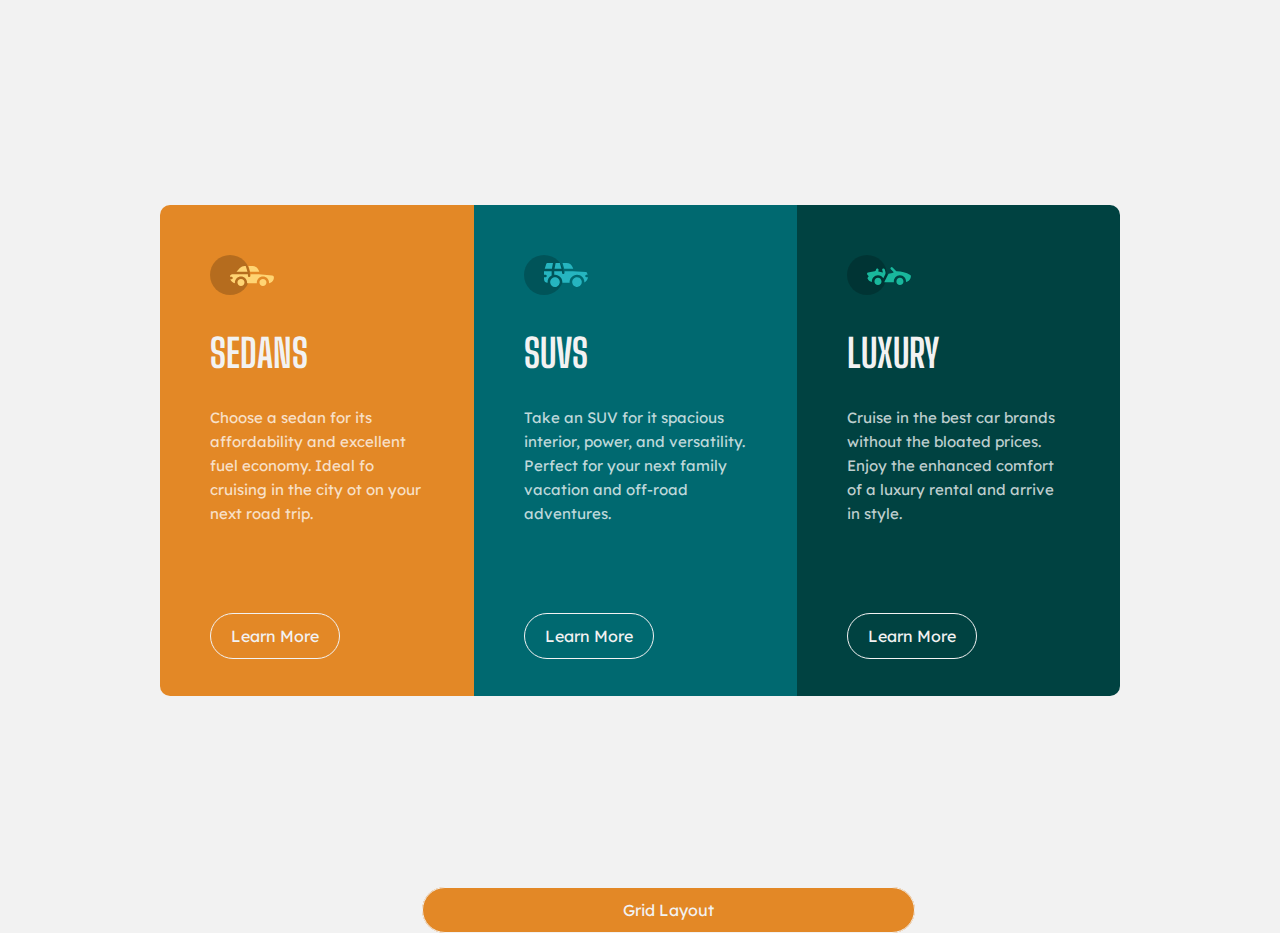
<file: index.html>
<!DOCTYPE html>
<html lang="en">
  <head>
    <meta charset="UTF-8" />
    <meta http-equiv="X-UA-Compatible" content="IE=edge" />
    <meta name="viewport" content="width=device-width, initial-scale=1.0" />
    <title>Document</title>
    <link rel="preconnect" href="https://fonts.googleapis.com" />
    <link rel="preconnect" href="https://fonts.gstatic.com" crossorigin />
    <link
      href="https://fonts.googleapis.com/css2?family=Big+Shoulders+Display:wght@700&family=Lexend+Deca&display=swap"
      rel="stylesheet"
    />
    <link rel="stylesheet" href="./css/flex.css" type="text/css" />
    <link rel="icon" type="image/x-icon" href="/images/favicon-32x32.png" />
  </head>
  <body>
    <main>
      <section id="left">
        <img src="./images/icon-sedans.svg" alt="Sedans" />
        <h1>SEDANS</h1>
        <p>
          Choose a sedan for its affordability and excellent fuel economy. Ideal
          fo cruising in the city ot on your next road trip.
        </p>
        <a href="#" class="learn-more">Learn More</a>
      </section>
      <section id="middle">
        <img src="./images/icon-suvs.svg" alt="Suvs" />
        <h1>SUVS</h1>
        <p>
          Take an SUV for it spacious interior, power, and versatility. Perfect
          for your next family vacation and off-road adventures.
        </p>
        <a href="#" class="learn-more">Learn More</a>
      </section>
      <section id="right">
        <img src="./images/icon-luxury.svg" alt="luxury" />
        <h1>LUXURY</h1>
        <p>
          Cruise in the best car brands without the bloated prices. Enjoy the
          enhanced comfort of a luxury rental and arrive in style.
        </p>
        <a href="#" class="learn-more">Learn More</a>
      </section>
    </main>
    <div>
      <a href="./grid.html" class="grid">Grid Layout</a>
    </div>
  </body>
</html>
</file>
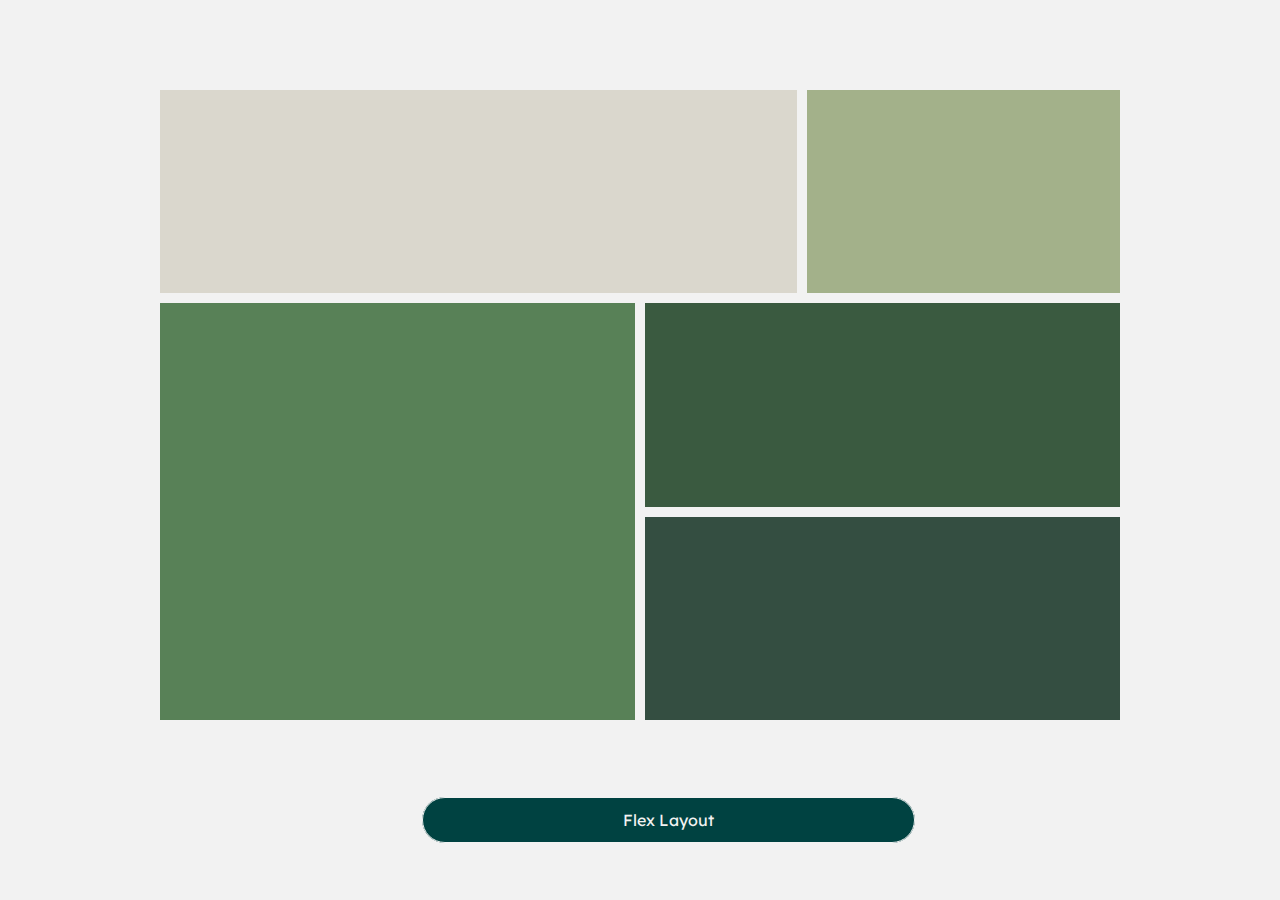
<file: grid.html>
<!DOCTYPE html>
<html lang="en">
  <head>
    <meta charset="UTF-8" />
    <meta http-equiv="X-UA-Compatible" content="IE=edge" />
    <meta name="viewport" content="width=device-width, initial-scale=1.0" />
    <title>Document</title>
    <link rel="preconnect" href="https://fonts.googleapis.com" />
    <link rel="preconnect" href="https://fonts.gstatic.com" crossorigin />
    <link
      href="https://fonts.googleapis.com/css2?family=Big+Shoulders+Display:wght@700&family=Lexend+Deca&display=swap"
      rel="stylesheet"
    />
    <link rel="stylesheet" href="./css/grid.css" type="text/css" />
    <link rel="icon" type="image/x-icon" href="/images/favicon-32x32.png" />
  </head>
  <body>
    <div class="grid-container">
      <div class="a"></div>
      <div class="b"></div>
      <div class="c"></div>
      <div class="d box-top"></div>
      <div class="e box-down"></div>
    </div>
    <div>
      <a href="./index.html" class="flex">Flex Layout</a>
    </div>
  </body>
</html>
</file>
<file: css/flex.css>
/* CSS Document */

* {
    box-sizing: border-box;
}

body {
    background-color: hsl(0, 0%, 95%);
    font-family: "Big Shoulders Display", cursive;
    font-family: "Lexend Deca", sans-serif;
    /* max-width: 1440px; */
}

/* CSS Body */

* {
    margin: 0;
    padding: 0;
}

/* CSS Body */

main {
    max-width: 60em;
    margin: auto;
    display: flex;
    flex-flow: row nowrap;
    height: 100vh;
    justify-content: center;
    align-items: center;
}

/* CSS Typography */

h1,
a {
    color: hsl(0, 0%, 95%);
}

p {
    color: hsla(0, 0%, 100%, 0.75);
    font-size: 15px;
    font-weight: 400;
}

/* CSS Section */

section {
    padding: 50px;
    background-color: rebeccapurple;
}

section>h1 {
    margin: 30px 0;
    padding: 0;
    font-family: "Big Shoulders Display", cursive;
    font-weight: 700;
    font-size: 2.45em;
}

section>p {
    line-height: 24px;
    margin-bottom: 100px;
}

a {
    margin: 0;
    text-decoration: none;
    padding: 12px 20px 12px 20px;
    border: 1.5px solid hsl(0, 0%, 95%);
    border-radius: 50px;
}

#left {
    background-color: hsl(31, 77%, 52%);
    /* border: 0px solid hsl(0, 0%, 95%); */
    border-top-left-radius: 10px;
    border-bottom-left-radius: 10px;
}

#middle {
    background-color: hsl(184, 100%, 22%);
}

#right {
    background-color: hsl(179, 100%, 13%);
    /* border: 0px solid hsl(0, 0%, 95%); */
    border-top-right-radius: 10px;
    border-bottom-right-radius: 10px;
}

#left>a:hover {
    background-color: hsl(0, 0%, 95%);
    color: hsl(31, 77%, 52%);
}

#middle>a:hover {
    background-color: hsl(0, 0%, 95%);
    color: hsl(184, 100%, 22%);
}

#right>a:hover {
    background-color: hsl(0, 0%, 95%);
    color: hsl(179, 100%, 13%);
}

.grid {
    background-color: hsl(31, 77%, 52%);
    padding: 12px 200px;
    margin-left: 33%;
}

.grid:hover {
    background-color: hsl(184, 100%, 22%);
}
</file>
<file: css/grid.css>
/* CSS Document */

/* * {
    box-sizing: border-box;
} */

body {
    background-color: hsl(0, 0%, 95%);
    font-family: 'Big Shoulders Display', cursive;
    font-family: 'Lexend Deca', sans-serif;
    /* max-width: 1440px; */
}

/* CSS Body */

* {
    margin: 0;
    padding: 0;
}

/* CSS Grid */

.grid-container {
    display: grid;
    gap: 10px;
    grid-template-areas:
        'a a a a b b'
        'c c c d d d'
        'c c c e e e';
    height: 70vh;
    max-width: 60em;
    margin: 10vh auto;
}

.a {
    background-color: #dad7cd;
    grid-area: a;
}

.b {
    background-color: #a3b18a;
    grid-area: b;
}

.c {
    background-color: #588157;
    grid-area: c;
}

.d {
    background-color: #3a5a40;
    grid-area: d;
}

.e {
    background-color: #344e41;
    grid-area: e;
}

/* CSS Button */

.flex {
    color: hsl(0, 0%, 95%);
    background-color: hsl(179, 100%, 13%);
    padding: 12px 200px;
    margin-left: 33%;
    text-decoration: none;
    border: 1.5px solid hsl(0, 0%, 95%);
    border-radius: 50px;
}

.flex:hover {
    background-color: hsl(31, 77%, 52%);
}
</file>
